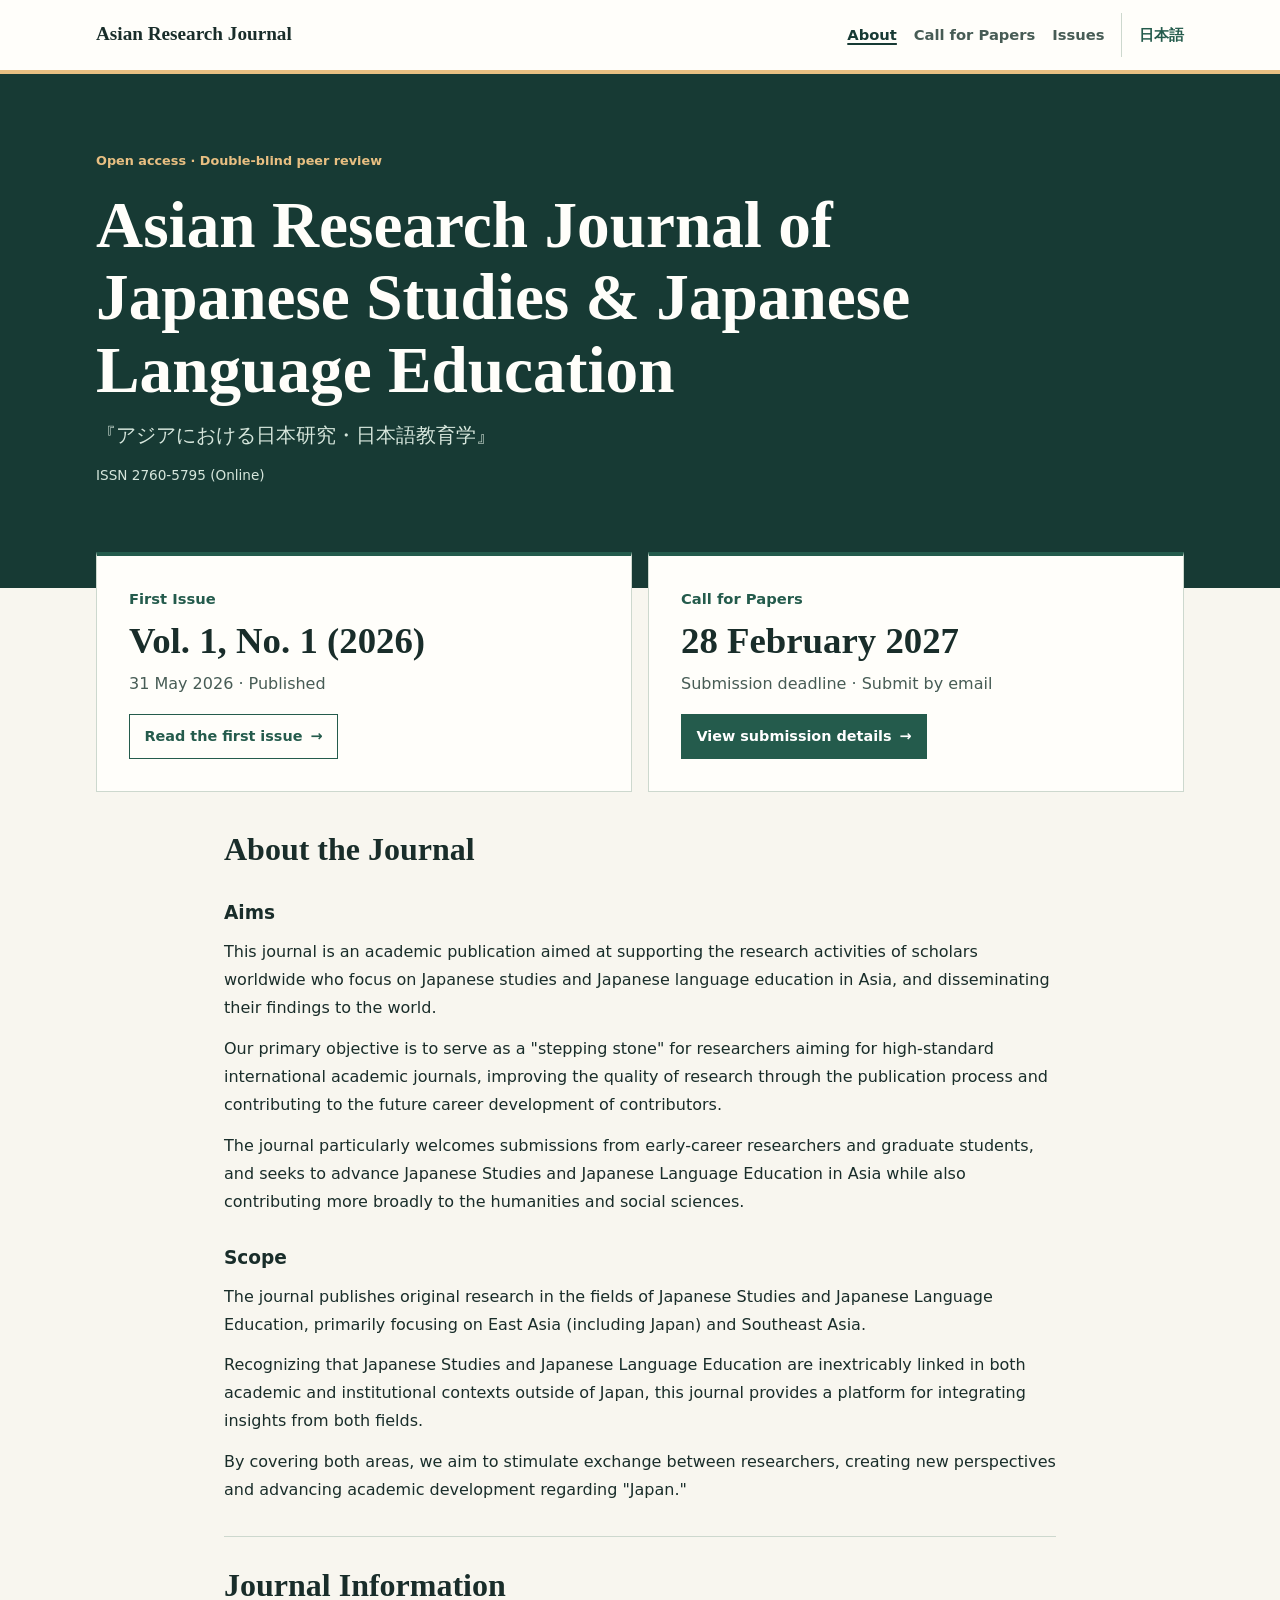
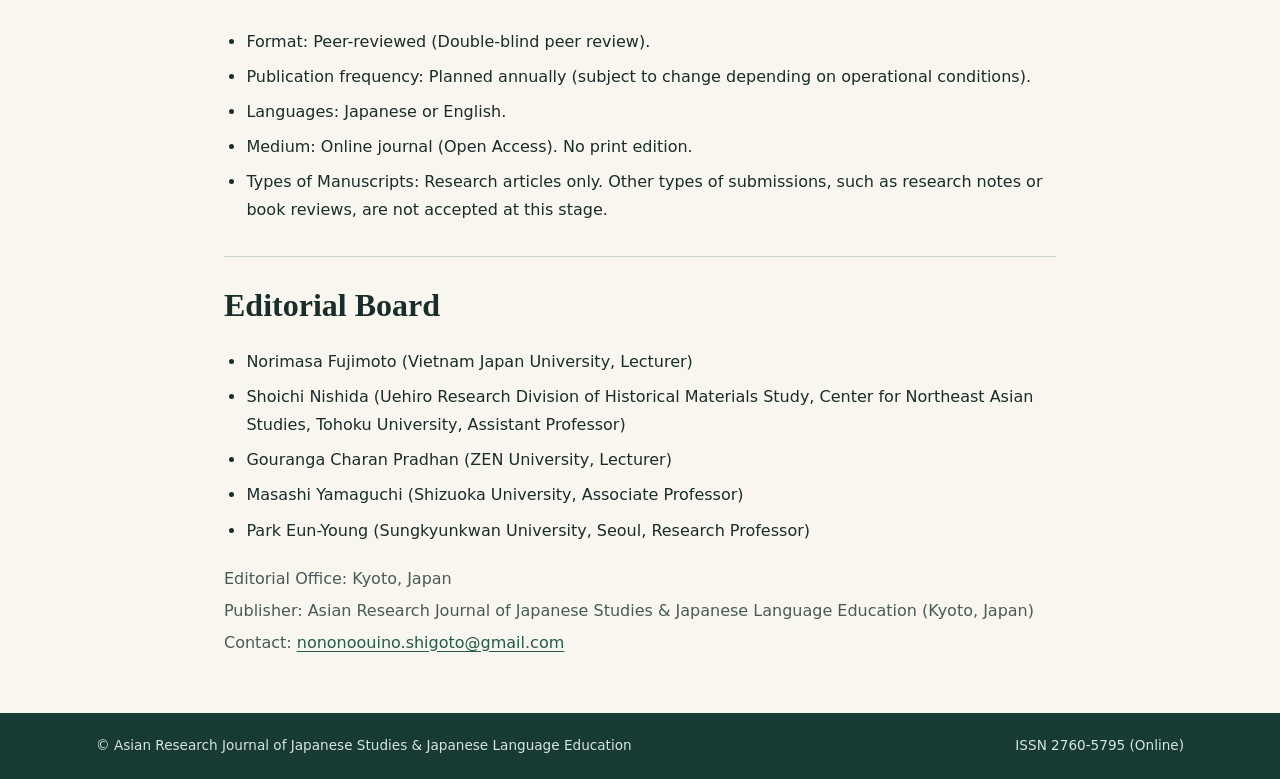
<file: index.html>
<!doctype html>
<html lang="en">
<head>
  <meta charset="utf-8">
  <meta name="viewport" content="width=device-width, initial-scale=1">
  <title>Asian Research Journal of Japanese Studies &amp; Japanese Language Education</title>
  <link rel="alternate" hreflang="ja" href="/jp.html">
  <link rel="stylesheet" href="/assets/journal.css">
</head>
<body>
  <a class="skip-link" href="#main">Skip to content</a>
  <header class="site-header">
    <div class="wrap header-inner">
      <a class="brand" href="/">Asian Research Journal</a>
      <nav aria-label="Main navigation">
        <a href="/" aria-current="page">About</a>
        <a href="/call-for-papers/">Call for Papers</a>
        <a href="/issues/">Issues</a>
        <a class="language" href="/jp.html" lang="ja" hreflang="ja">日本語</a>
      </nav>
    </div>
  </header>
  <main id="main">
    <div class="hero home-hero">
      <div class="wrap">
        <p class="eyebrow">Open access · Double-blind peer review</p>
        <h1>Asian Research Journal of Japanese Studies &amp; Japanese Language Education</h1>
        <p class="subtitle" lang="ja">『アジアにおける日本研究・日本語教育学』</p>
        <p class="hero-issn">ISSN 2760-5795 (Online)</p>
      </div>
    </div>
    <div class="wrap highlights">
      <section class="highlight">
        <h2>First Issue</h2>
        <p class="highlight-title">Vol. 1, No. 1 (2026)</p>
        <p><time datetime="2026-05-31">31 May 2026</time> · Published</p>
        <a class="button secondary" href="/issues/">Read the first issue <span aria-hidden="true">→</span></a>
      </section>
      <section class="highlight">
        <h2>Call for Papers</h2>
        <p class="highlight-title"><time datetime="2027-02-28">28 February 2027</time></p>
        <p>Submission deadline · Submit by email</p>
        <a class="button" href="/call-for-papers/">View submission details <span aria-hidden="true">→</span></a>
      </section>
    </div>
    <div class="wrap reading ">
      <section>
        <h2>About the Journal</h2>

        <h3>Aims</h3>
        <p>
          This journal is an academic publication aimed at supporting the research activities of scholars worldwide who focus on Japanese studies and Japanese language education in Asia, and disseminating their findings to the world.
        </p>

        <p>
          Our primary objective is to serve as a "stepping stone" for researchers aiming for high-standard international academic journals, improving the quality of research through the publication process and contributing to the future career development of contributors.
        </p>

        <p>
          The journal particularly welcomes submissions from early-career researchers and graduate students, and seeks to advance Japanese Studies and Japanese Language Education in Asia while also contributing more broadly to the humanities and social sciences.
        </p>

        <h3>Scope</h3>
        <p>
          The journal publishes original research in the fields of Japanese Studies and Japanese Language Education, primarily focusing on East Asia (including Japan) and Southeast Asia.
        </p>

        <p>
          Recognizing that Japanese Studies and Japanese Language Education are inextricably linked in both academic and institutional contexts outside of Japan, this journal provides a platform for integrating insights from both fields.
        </p>

        <p>
          By covering both areas, we aim to stimulate exchange between researchers, creating new perspectives and advancing academic development regarding "Japan."
        </p>
      </section>

      <section>
        <h2>Journal Information</h2>
        <ul>
          <li>Format: Peer-reviewed (Double-blind peer review).</li>
          <li>Publication frequency: Planned annually (subject to change depending on operational conditions).</li>
          <li>Languages: Japanese or English.</li>
          <li>Medium: Online journal (Open Access). No print edition.</li>
          <li>Types of Manuscripts: Research articles only. Other types of submissions, such as research notes or book reviews, are not accepted at this stage.</li>
        </ul>
      </section>

      <section>
        <h2>Editorial Board</h2>
        <ul>
          <li>Norimasa Fujimoto (Vietnam Japan University, Lecturer)</li>
          <li>Shoichi Nishida (Uehiro Research Division of Historical Materials Study, Center for Northeast Asian Studies, Tohoku University, Assistant Professor)</li>
          <li>Gouranga Charan Pradhan (ZEN University, Lecturer)</li>
          <li>Masashi Yamaguchi (Shizuoka University, Associate Professor)</li>
          <li>Park Eun-Young (Sungkyunkwan University, Seoul, Research Professor)</li>
        </ul>

        <div class="contact-info">
          <p>Editorial Office: Kyoto, Japan</p>
          <p>Publisher: Asian Research Journal of Japanese Studies &amp; Japanese Language Education (Kyoto, Japan)</p>
          <p>Contact: <a href="mailto:nononoouino.shigoto@gmail.com">nononoouino.shigoto@gmail.com</a></p>
        </div>
      </section>
    </div>
  </main>
  <footer class="site-footer">
    <div class="wrap footer-inner">
      <p>© Asian Research Journal of Japanese Studies &amp; Japanese Language Education</p>
      <p>ISSN 2760-5795 (Online)</p>
    </div>
  </footer>
</body>
</html>
</file>
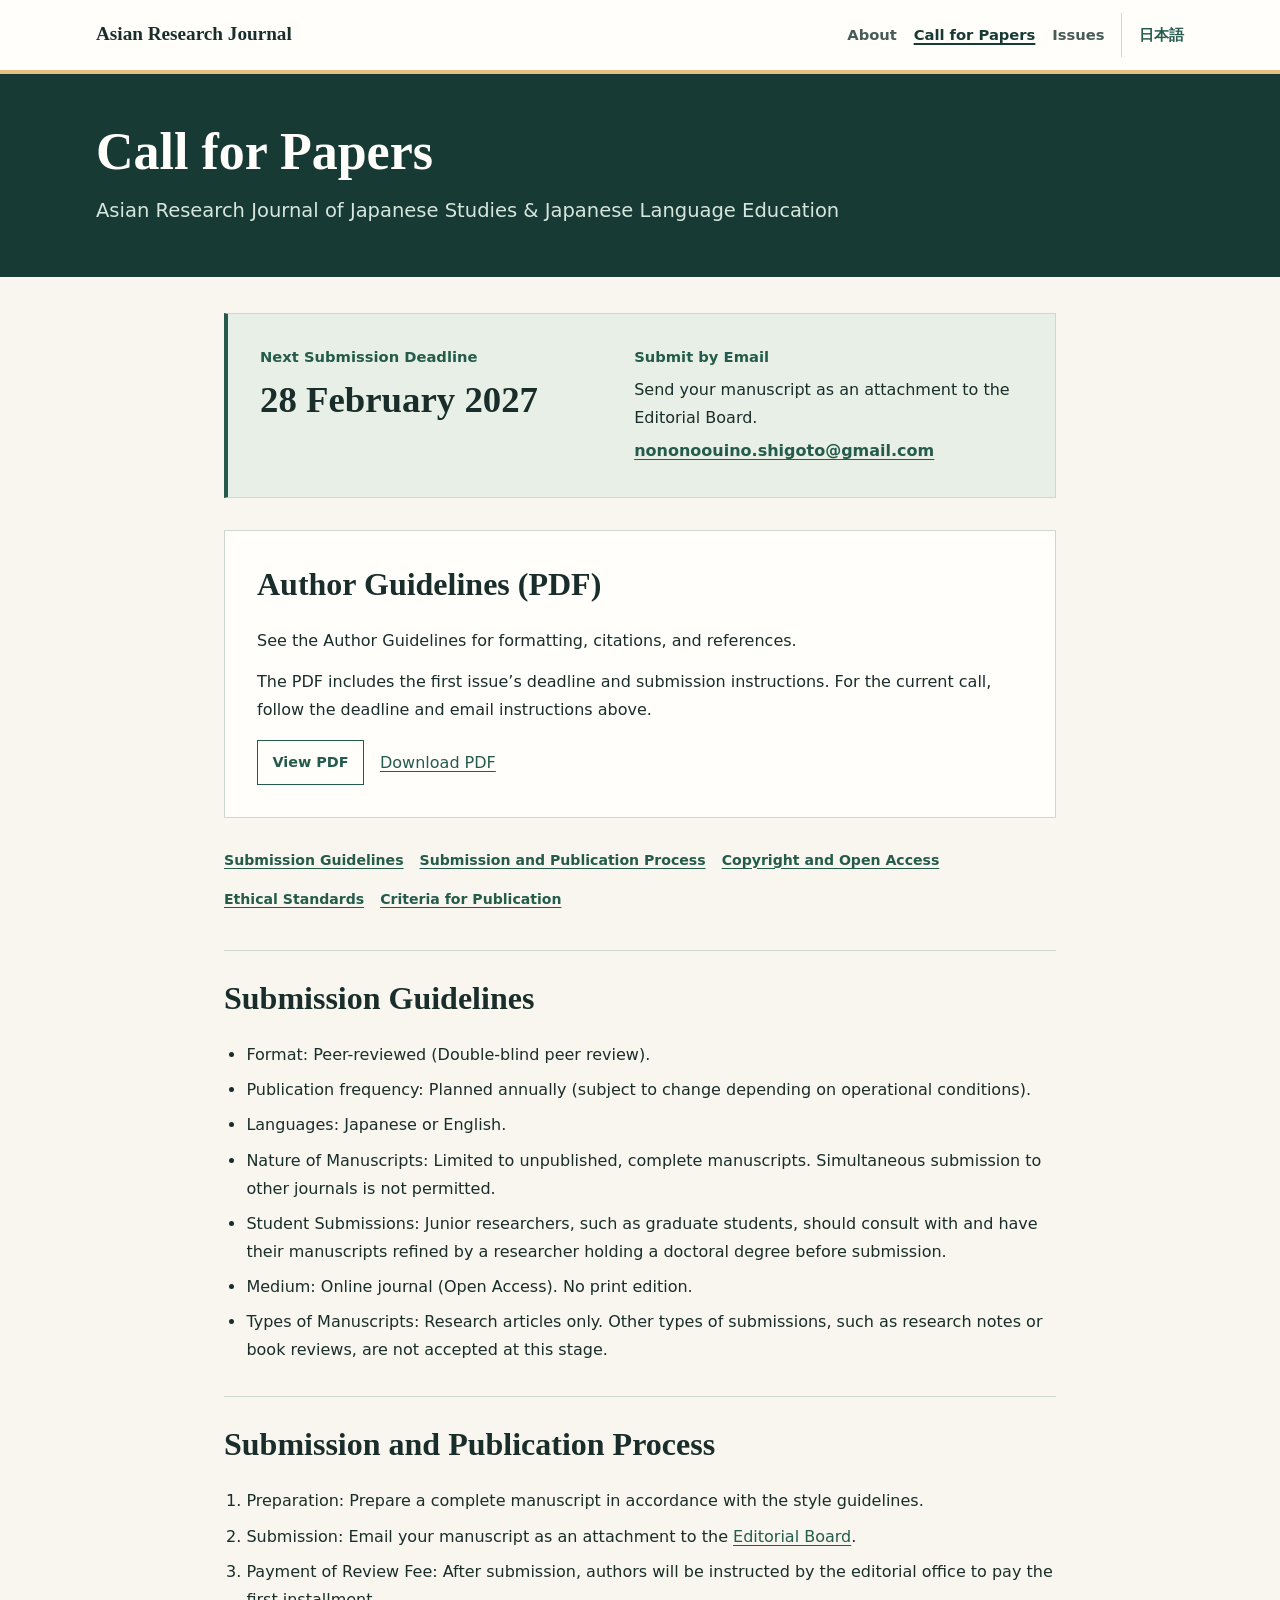
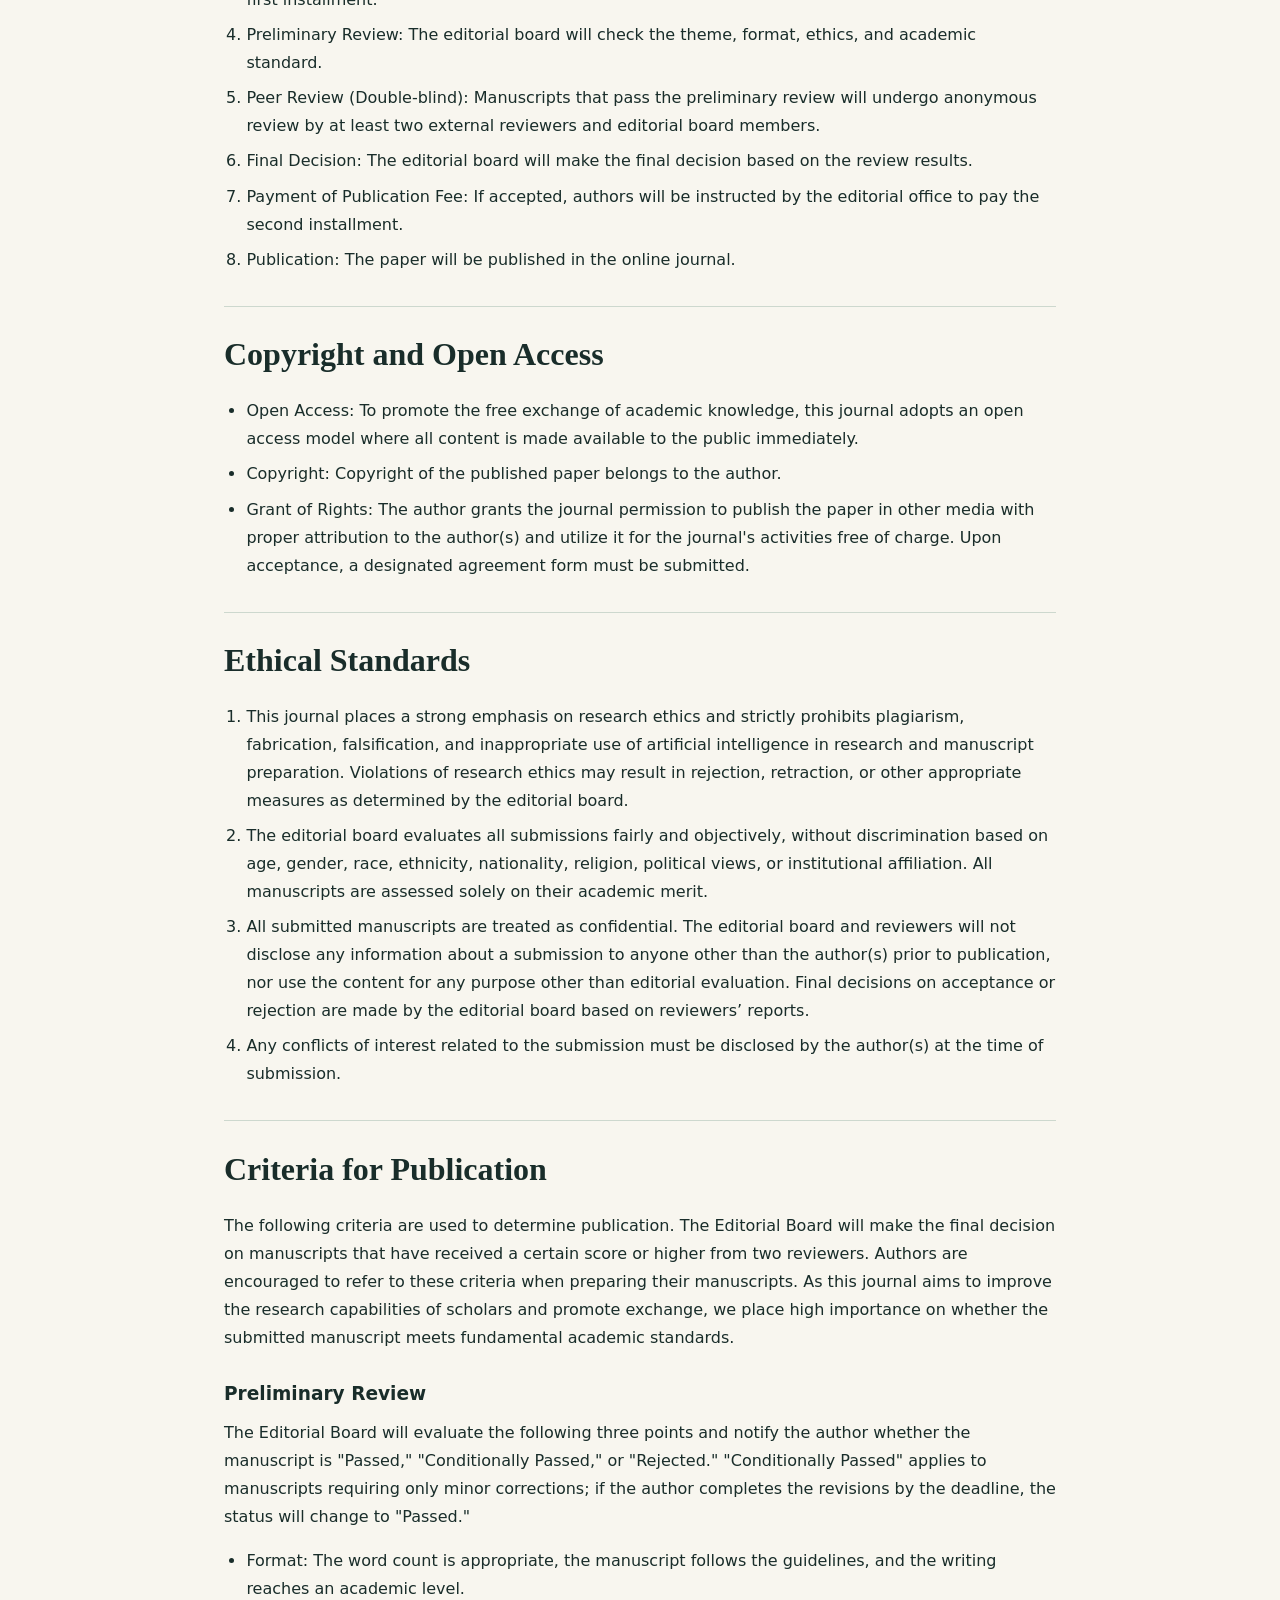
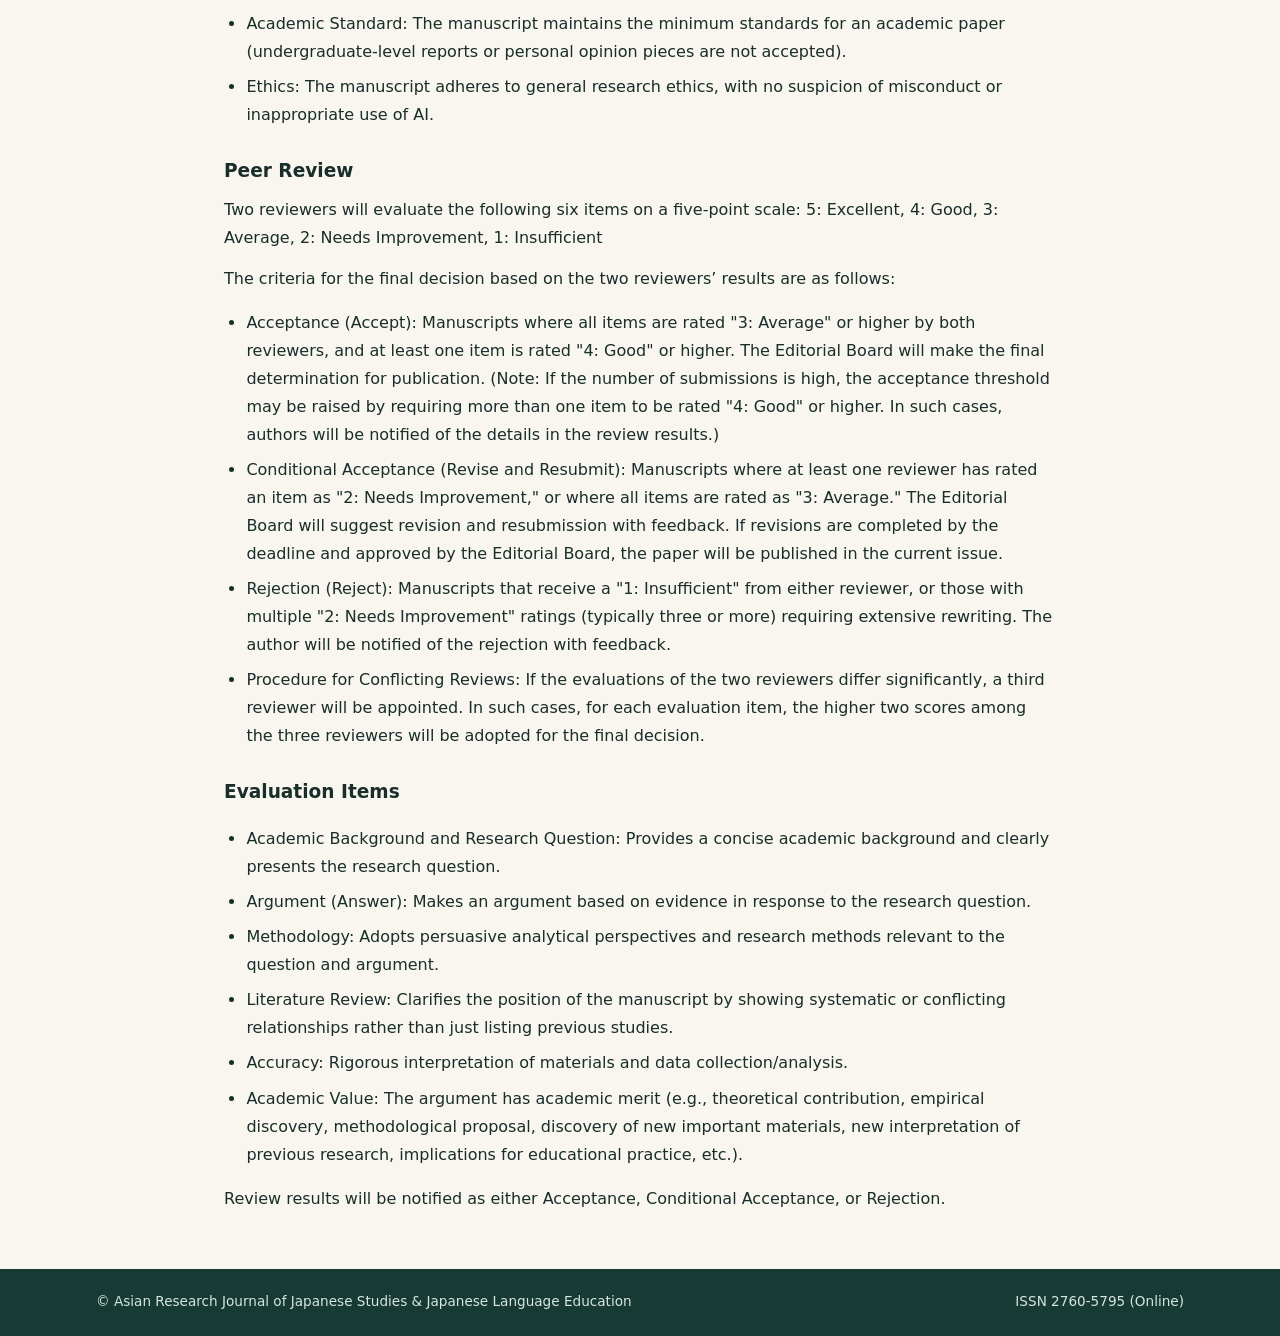
<file: call-for-papers/index.html>
<!doctype html>
<html lang="en">
<head>
  <meta charset="utf-8">
  <meta name="viewport" content="width=device-width, initial-scale=1">
  <title>Call for Papers | Asian Research Journal of Japanese Studies &amp; Japanese Language Education</title>
  <link rel="alternate" hreflang="ja" href="/ja/call-for-papers/">
  <link rel="stylesheet" href="/assets/journal.css">
</head>
<body>
  <a class="skip-link" href="#main">Skip to content</a>
  <header class="site-header">
    <div class="wrap header-inner">
      <a class="brand" href="/">Asian Research Journal</a>
      <nav aria-label="Main navigation">
        <a href="/">About</a>
        <a href="/call-for-papers/" aria-current="page">Call for Papers</a>
        <a href="/issues/">Issues</a>
        <a class="language" href="/ja/call-for-papers/" lang="ja" hreflang="ja">日本語</a>
      </nav>
    </div>
  </header>
  <main id="main">
    <div class="hero page-hero">
      <div class="wrap">
        <h1>Call for Papers</h1>
        <p class="subtitle">Asian Research Journal of Japanese Studies &amp; Japanese Language Education</p>
      </div>
    </div>
    <div class="wrap reading ">
      <section class="submission" aria-labelledby="submission-title">
        <div>
          <h2 id="submission-title">Next Submission Deadline</h2>
          <p class="deadline"><time datetime="2027-02-28">28 February 2027</time></p>
        </div>
        <div>
          <h2>Submit by Email</h2>
          <p>Send your manuscript as an attachment to the Editorial Board.</p>
          <a class="email" href="mailto:nononoouino.shigoto@gmail.com">nononoouino.shigoto@gmail.com</a>
        </div>
      </section>
      <section id="guidelines" class="guidelines">
        <h2>Author Guidelines (PDF)</h2>
        <p>See the Author Guidelines for formatting, citations, and references.</p>
        <p>The PDF includes the first issue’s deadline and submission instructions. For the current call, follow the deadline and email instructions above.</p>
        <div class="actions">
          <a class="button secondary" href="https://drive.google.com/file/d/166i1WCWfIOs3FtMdOVPNxr4qoM4DHRQx/view?usp=sharing">View PDF</a>
          <a href="https://drive.google.com/uc?export=download&amp;id=166i1WCWfIOs3FtMdOVPNxr4qoM4DHRQx">Download PDF</a>
        </div>
      </section>
      <nav class="contents" aria-label="On this page">
        <ul>
          <li><a href="#requirements">Submission Guidelines</a></li>
          <li><a href="#process">Submission and Publication Process</a></li>
          <li><a href="#copyright">Copyright and Open Access</a></li>
          <li><a href="#ethics">Ethical Standards</a></li>
          <li><a href="#criteria">Criteria for Publication</a></li>
        </ul>
      </nav>
      <section id="requirements">
        <h2>Submission Guidelines</h2>
        <ul>
          <li>Format: Peer-reviewed (Double-blind peer review).</li>
          <li>Publication frequency: Planned annually (subject to change depending on operational conditions).</li>
          <li>Languages: Japanese or English.</li>
          <li>Nature of Manuscripts: Limited to unpublished, complete manuscripts. Simultaneous submission to other journals is not permitted.</li>
          <li>Student Submissions: Junior researchers, such as graduate students, should consult with and have their manuscripts refined by a researcher holding a doctoral degree before submission.</li>
          <li>Medium: Online journal (Open Access). No print edition.</li>
          <li>Types of Manuscripts: Research articles only. Other types of submissions, such as research notes or book reviews, are not accepted at this stage.</li>
        </ul>
      </section>

      <section id="process">
        <h2>Submission and Publication Process</h2>
        <ol>
          <li>Preparation: Prepare a complete manuscript in accordance with the style guidelines.</li>
          <li>Submission: Email your manuscript as an attachment to the <a href="mailto:nononoouino.shigoto@gmail.com">Editorial Board</a>.</li>
          <li>Payment of Review Fee: After submission, authors will be instructed by the editorial office to pay the first installment.</li>
          <li>Preliminary Review: The editorial board will check the theme, format, ethics, and academic standard.</li>
          <li>Peer Review (Double-blind): Manuscripts that pass the preliminary review will undergo anonymous review by at least two external reviewers and editorial board members.</li>
          <li>Final Decision: The editorial board will make the final decision based on the review results.</li>
          <li>Payment of Publication Fee: If accepted, authors will be instructed by the editorial office to pay the second installment.</li>
          <li>Publication: The paper will be published in the online journal.</li>
        </ol>
      </section>

      <section id="copyright">
        <h2>Copyright and Open Access</h2>
        <ul>
          <li>
            Open Access: To promote the free exchange of academic knowledge, this journal adopts an open access model where all content is made available to the public immediately.
          </li>
          <li>
            Copyright: Copyright of the published paper belongs to the author.
          </li>
          <li>
            Grant of Rights: The author grants the journal permission to publish the paper in other media with proper attribution to the author(s) and utilize it for the journal's activities free of charge. Upon acceptance, a designated agreement form must be submitted.
          </li>
        </ul>
      </section>

      <section id="ethics">
        <h2>Ethical Standards</h2>
        <ol>
          <li>This journal places a strong emphasis on research ethics and strictly prohibits plagiarism, fabrication, falsification, and inappropriate use of artificial intelligence in research and manuscript preparation. Violations of research ethics may result in rejection, retraction, or other appropriate measures as determined by the editorial board.</li>
          <li>The editorial board evaluates all submissions fairly and objectively, without discrimination based on age, gender, race, ethnicity, nationality, religion, political views, or institutional affiliation. All manuscripts are assessed solely on their academic merit.</li>
          <li>All submitted manuscripts are treated as confidential. The editorial board and reviewers will not disclose any information about a submission to anyone other than the author(s) prior to publication, nor use the content for any purpose other than editorial evaluation. Final decisions on acceptance or rejection are made by the editorial board based on reviewers’ reports.</li>
          <li>Any conflicts of interest related to the submission must be disclosed by the author(s) at the time of submission.</li>
        </ol>
      </section>

      <section id="criteria">
        <h2>Criteria for Publication</h2>

        <p>
          The following criteria are used to determine publication. The Editorial Board will make the final decision on manuscripts that have received a certain score or higher from two reviewers. Authors are encouraged to refer to these criteria when preparing their manuscripts. As this journal aims to improve the research capabilities of scholars and promote exchange, we place high importance on whether the submitted manuscript meets fundamental academic standards.
        </p>

        <h3>Preliminary Review</h3>
        <p>
          The Editorial Board will evaluate the following three points and notify the author whether the manuscript is "Passed," "Conditionally Passed," or "Rejected." "Conditionally Passed" applies to manuscripts requiring only minor corrections; if the author completes the revisions by the deadline, the status will change to "Passed."
        </p>
        <ul>
          <li>Format: The word count is appropriate, the manuscript follows the guidelines, and the writing reaches an academic level.</li>
          <li>Academic Standard: The manuscript maintains the minimum standards for an academic paper (undergraduate-level reports or personal opinion pieces are not accepted).</li>
          <li>Ethics: The manuscript adheres to general research ethics, with no suspicion of misconduct or inappropriate use of AI.</li>
        </ul>

        <h3>Peer Review</h3>
        <p>
          Two reviewers will evaluate the following six items on a five-point scale:
          5: Excellent, 4: Good, 3: Average, 2: Needs Improvement, 1: Insufficient
        </p>

        <p>
          The criteria for the final decision based on the two reviewers’ results are as follows:
        </p>
        <ul>
          <li>
            Acceptance (Accept): Manuscripts where all items are rated "3: Average" or higher by both reviewers, and at least one item is rated "4: Good" or higher. The Editorial Board will make the final determination for publication.
            (Note: If the number of submissions is high, the acceptance threshold may be raised by requiring more than one item to be rated "4: Good" or higher. In such cases, authors will be notified of the details in the review results.)
          </li>
          <li>
            Conditional Acceptance (Revise and Resubmit): Manuscripts where at least one reviewer has rated an item as "2: Needs Improvement," or where all items are rated as "3: Average." The Editorial Board will suggest revision and resubmission with feedback. If revisions are completed by the deadline and approved by the Editorial Board, the paper will be published in the current issue.
          </li>
          <li>
            Rejection (Reject): Manuscripts that receive a "1: Insufficient" from either reviewer, or those with multiple "2: Needs Improvement" ratings (typically three or more) requiring extensive rewriting. The author will be notified of the rejection with feedback.
          </li>
          <li>
            Procedure for Conflicting Reviews: If the evaluations of the two reviewers differ significantly, a third reviewer will be appointed. In such cases, for each evaluation item, the higher two scores among the three reviewers will be adopted for the final decision.
          </li>
        </ul>

        <h3>Evaluation Items</h3>
        <ul>
          <li>Academic Background and Research Question: Provides a concise academic background and clearly presents the research question.</li>
          <li>Argument (Answer): Makes an argument based on evidence in response to the research question.</li>
          <li>Methodology: Adopts persuasive analytical perspectives and research methods relevant to the question and argument.</li>
          <li>Literature Review: Clarifies the position of the manuscript by showing systematic or conflicting relationships rather than just listing previous studies.</li>
          <li>Accuracy: Rigorous interpretation of materials and data collection/analysis.</li>
          <li>Academic Value: The argument has academic merit (e.g., theoretical contribution, empirical discovery, methodological proposal, discovery of new important materials, new interpretation of previous research, implications for educational practice, etc.).</li>
        </ul>

        <p>
          Review results will be notified as either Acceptance, Conditional Acceptance, or Rejection.
        </p>
      </section>
    </div>
  </main>
  <footer class="site-footer">
    <div class="wrap footer-inner">
      <p>© Asian Research Journal of Japanese Studies &amp; Japanese Language Education</p>
      <p>ISSN 2760-5795 (Online)</p>
    </div>
  </footer>
</body>
</html>
</file>
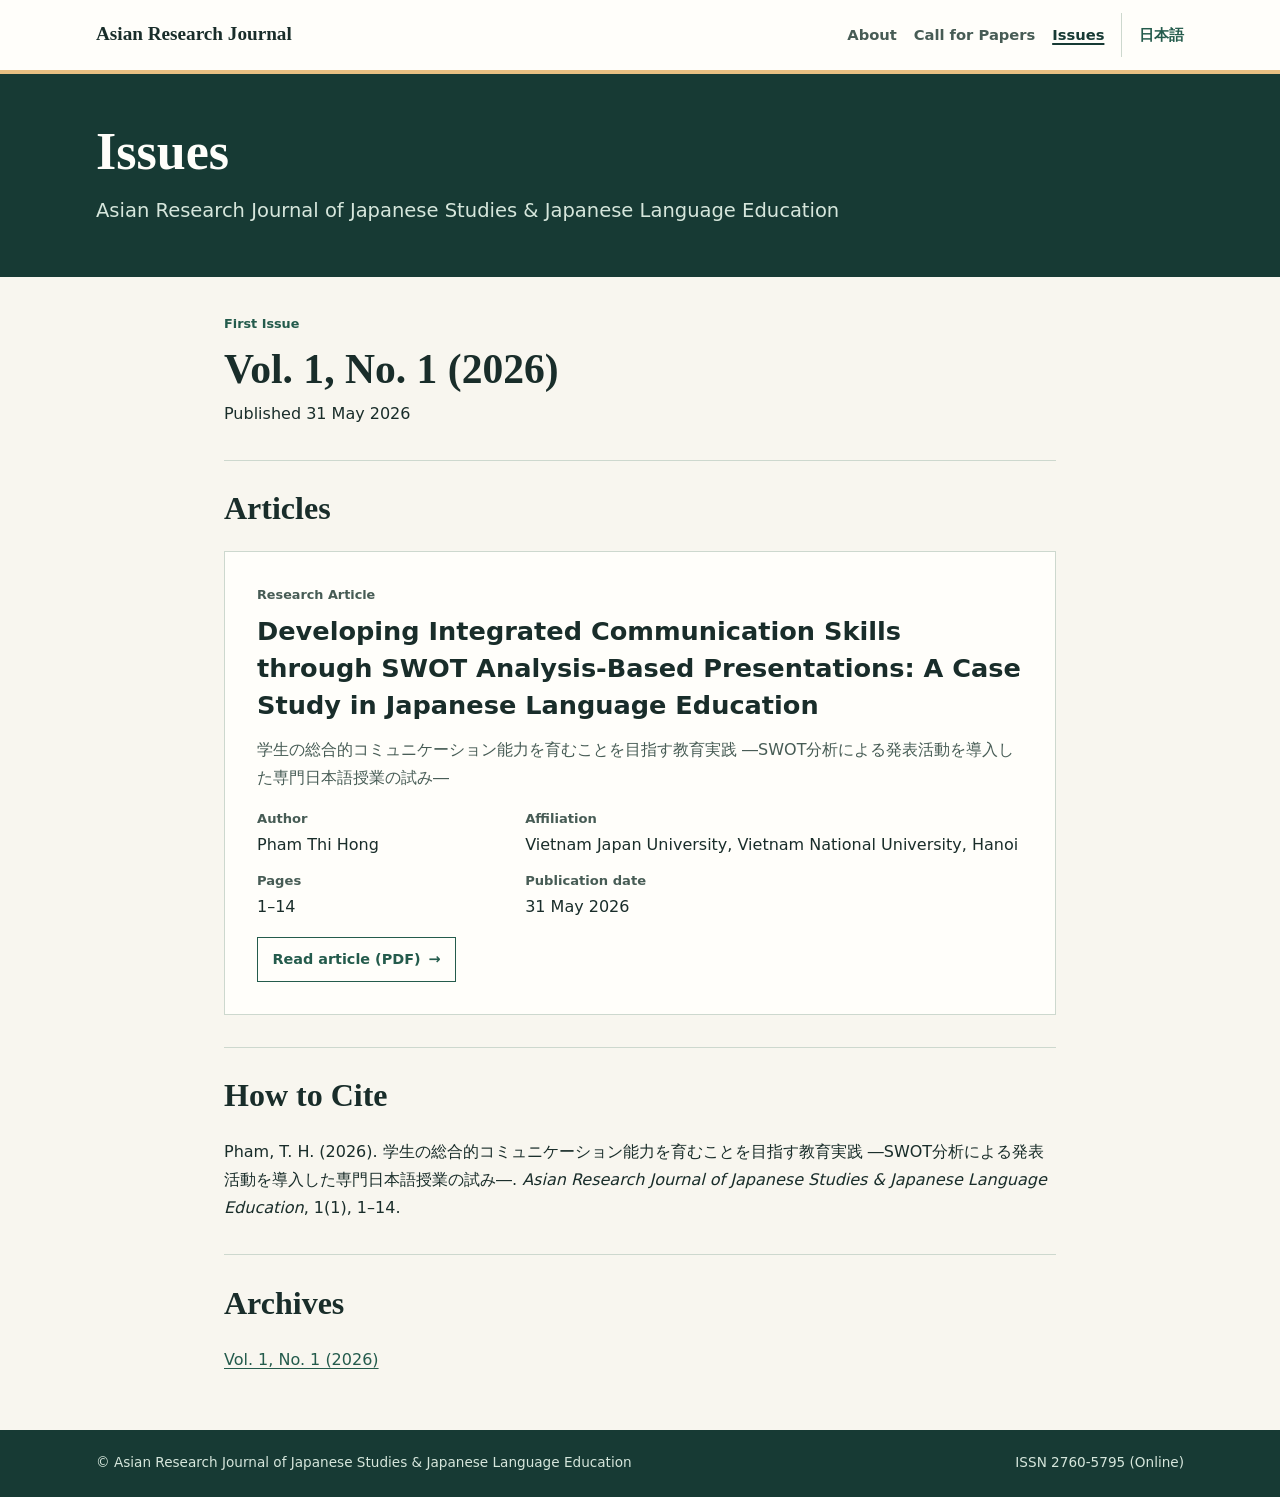
<file: issues/index.html>
<!doctype html>
<html lang="en">
<head>
  <meta charset="utf-8">
  <meta name="viewport" content="width=device-width, initial-scale=1">
  <title>Issues | Asian Research Journal of Japanese Studies &amp; Japanese Language Education</title>
  <link rel="alternate" hreflang="ja" href="/ja/issues/">
  <link rel="stylesheet" href="/assets/journal.css">
</head>
<body>
  <a class="skip-link" href="#main">Skip to content</a>
  <header class="site-header">
    <div class="wrap header-inner">
      <a class="brand" href="/">Asian Research Journal</a>
      <nav aria-label="Main navigation">
        <a href="/">About</a>
        <a href="/call-for-papers/">Call for Papers</a>
        <a href="/issues/" aria-current="page">Issues</a>
        <a class="language" href="/ja/issues/" lang="ja" hreflang="ja">日本語</a>
      </nav>
    </div>
  </header>
  <main id="main">
    <div class="hero page-hero">
      <div class="wrap">
        <h1>Issues</h1>
        <p class="subtitle">Asian Research Journal of Japanese Studies &amp; Japanese Language Education</p>
      </div>
    </div>
    <div class="wrap reading">
      <section id="vol-1-no-1" class="issue">
        <p class="eyebrow">First Issue</p>
        <h2>Vol. 1, No. 1 (2026)</h2>
        <p>Published <time datetime="2026-05-31">31 May 2026</time></p>
      </section>
      <section>
        <h2>Articles</h2>
        <article class="article">
          <p class="eyebrow">Research Article</p>
          <h3 lang="en">Developing Integrated Communication Skills through SWOT Analysis-Based Presentations: A Case Study in Japanese Language Education</h3>
          <p lang="ja">学生の総合的コミュニケーション能力を育むことを目指す教育実践 ―SWOT分析による発表活動を導入した専門日本語授業の試み―</p>
          <dl class="article-details">
            <div><dt>Author</dt><dd>Pham Thi Hong</dd></div>
            <div><dt>Affiliation</dt><dd>Vietnam Japan University, Vietnam National University, Hanoi</dd></div>
            <div><dt>Pages</dt><dd>1–14</dd></div>
            <div><dt>Publication date</dt><dd><time datetime="2026-05-31">31 May 2026</time></dd></div>
          </dl>
          <a class="button secondary" href="/files/vol1/vol1-article01-pham-thi-hong.pdf">Read article (PDF) <span aria-hidden="true">→</span></a>
        </article>
      </section>
      <section>
        <h2>How to Cite</h2>
        <p>Pham, T. H. (2026). <span lang="ja">学生の総合的コミュニケーション能力を育むことを目指す教育実践 ―SWOT分析による発表活動を導入した専門日本語授業の試み―</span>. <cite lang="en">Asian Research Journal of Japanese Studies &amp; Japanese Language Education</cite>, 1(1), 1–14.</p>
      </section>
      <section>
        <h2>Archives</h2>
        <p><a href="#vol-1-no-1">Vol. 1, No. 1 (2026)</a></p>
      </section>
    </div>
  </main>
  <footer class="site-footer">
    <div class="wrap footer-inner">
      <p>© Asian Research Journal of Japanese Studies &amp; Japanese Language Education</p>
      <p>ISSN 2760-5795 (Online)</p>
    </div>
  </footer>
</body>
</html>
</file>
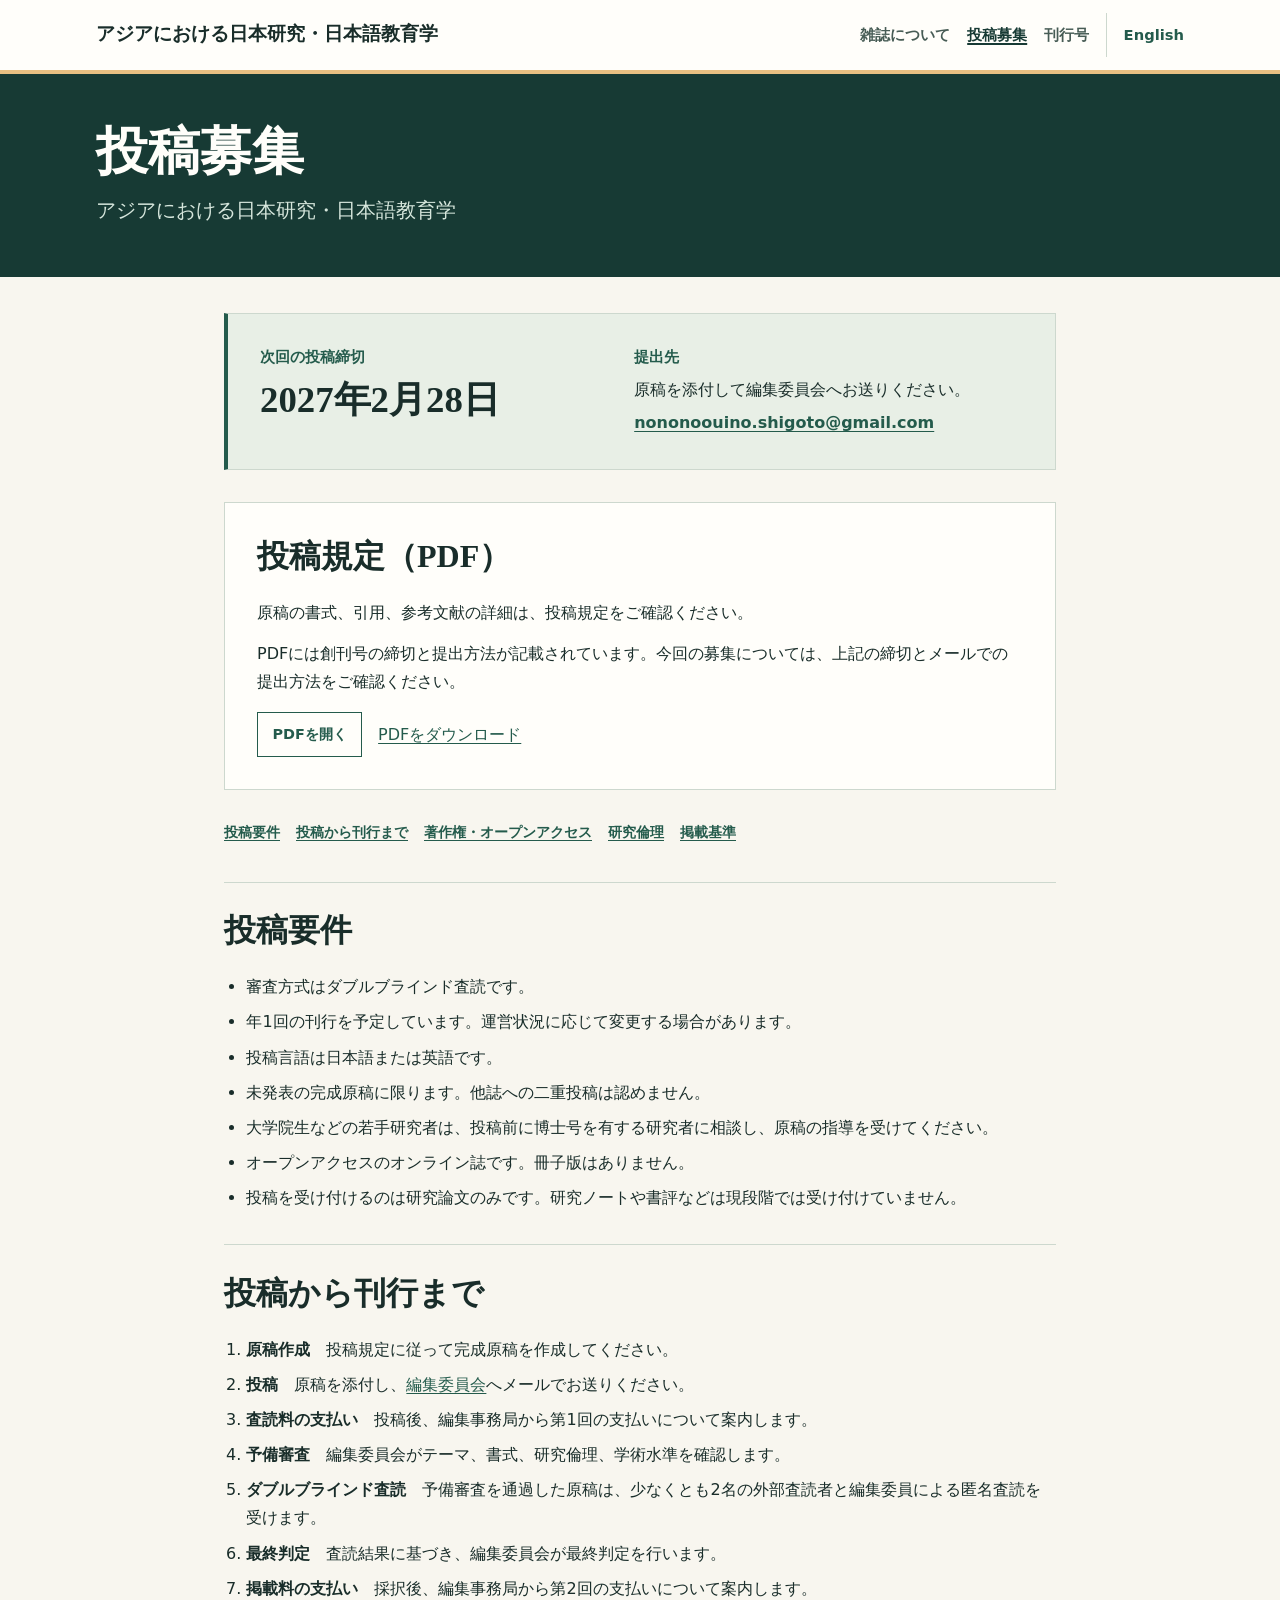
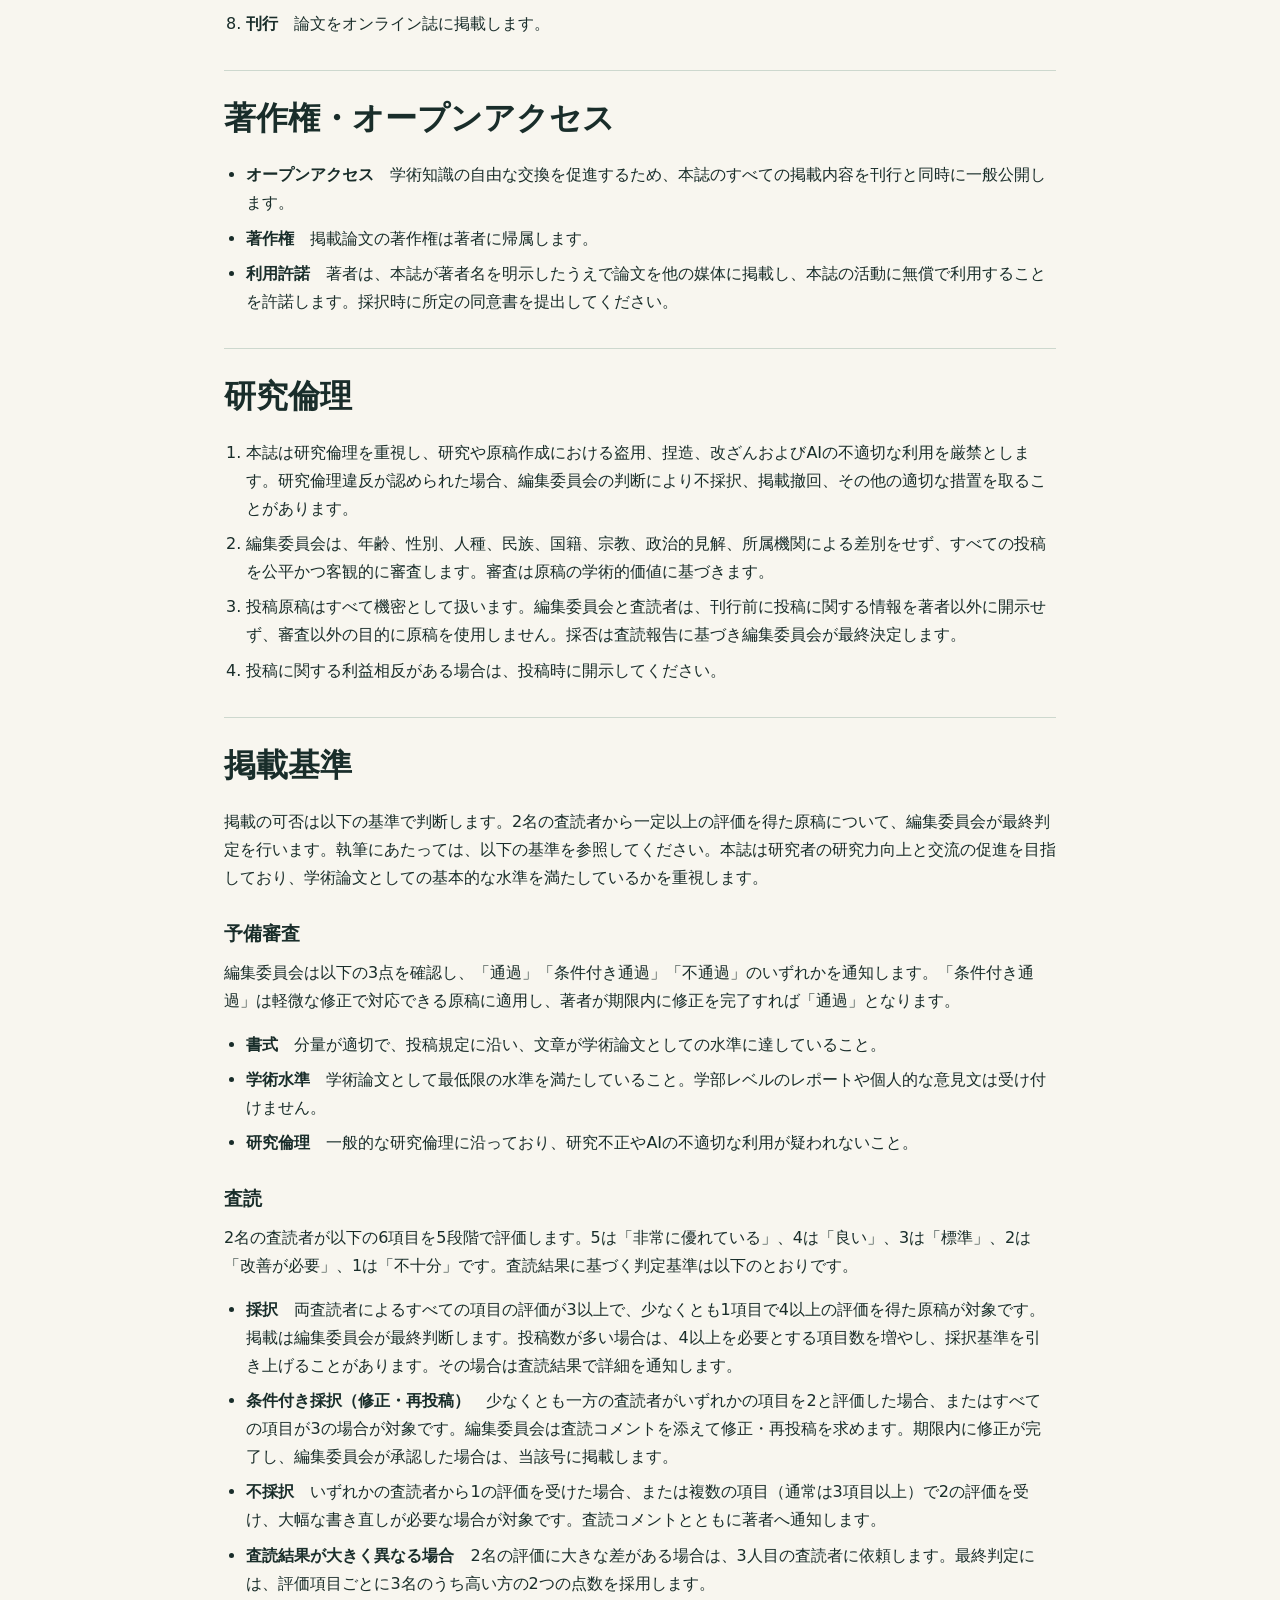
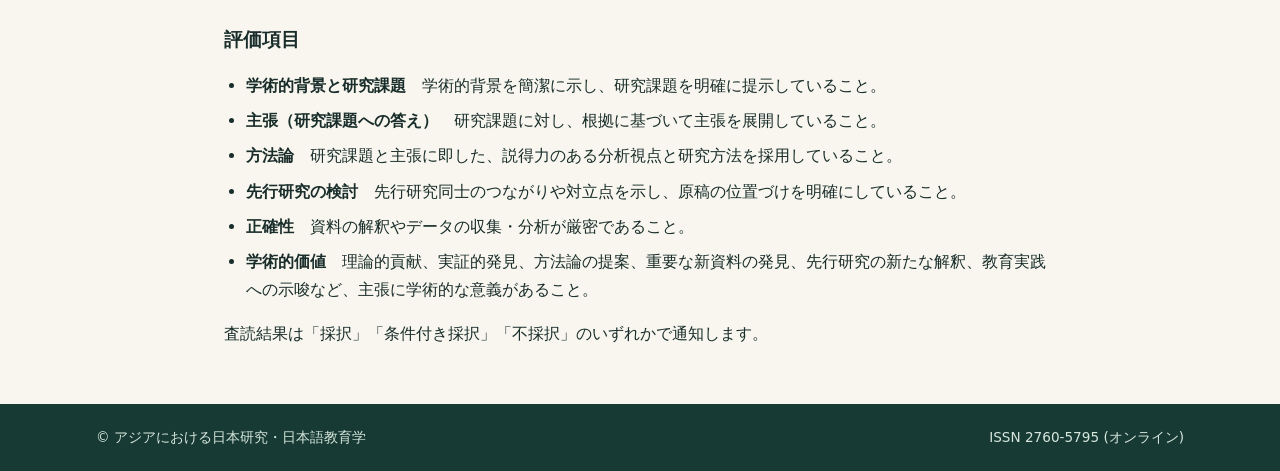
<file: ja/call-for-papers/index.html>
<!doctype html>
<html lang="ja">
<head>
  <meta charset="utf-8">
  <meta name="viewport" content="width=device-width, initial-scale=1">
  <title>投稿募集 | アジアにおける日本研究・日本語教育学</title>
  <link rel="alternate" hreflang="en" href="/call-for-papers/">
  <link rel="stylesheet" href="/assets/journal.css">
</head>
<body>
  <a class="skip-link" href="#main">本文へ移動</a>
  <header class="site-header">
    <div class="wrap header-inner">
      <a class="brand" href="/jp.html">アジアにおける日本研究・日本語教育学</a>
      <nav aria-label="メインメニュー">
        <a href="/jp.html">雑誌について</a>
        <a href="/ja/call-for-papers/" aria-current="page">投稿募集</a>
        <a href="/ja/issues/">刊行号</a>
        <a class="language" href="/call-for-papers/" lang="en" hreflang="en">English</a>
      </nav>
    </div>
  </header>
  <main id="main">
    <div class="hero page-hero">
      <div class="wrap">
        <h1>投稿募集</h1>
        <p class="subtitle">アジアにおける日本研究・日本語教育学</p>
      </div>
    </div>
    <div class="wrap reading">
      <section class="submission" aria-labelledby="submission-title">
        <div>
          <h2 id="submission-title">次回の投稿締切</h2>
          <p class="deadline"><time datetime="2027-02-28">2027年2月28日</time></p>
        </div>
        <div>
          <h2>提出先</h2>
          <p>原稿を添付して編集委員会へお送りください。</p>
          <a class="email" href="mailto:nononoouino.shigoto@gmail.com">nononoouino.shigoto@gmail.com</a>
        </div>
      </section>
      <section id="guidelines" class="guidelines">
        <h2>投稿規定（PDF）</h2>
        <p>原稿の書式、引用、参考文献の詳細は、投稿規定をご確認ください。</p>
        <p>PDFには創刊号の締切と提出方法が記載されています。今回の募集については、上記の締切とメールでの提出方法をご確認ください。</p>
        <div class="actions">
          <a class="button secondary" href="https://drive.google.com/file/d/166i1WCWfIOs3FtMdOVPNxr4qoM4DHRQx/view?usp=sharing">PDFを開く</a>
          <a href="https://drive.google.com/uc?export=download&amp;id=166i1WCWfIOs3FtMdOVPNxr4qoM4DHRQx">PDFをダウンロード</a>
        </div>
      </section>
      <nav class="contents" aria-label="ページ内メニュー">
        <ul>
          <li><a href="#requirements">投稿要件</a></li>
          <li><a href="#process">投稿から刊行まで</a></li>
          <li><a href="#copyright">著作権・オープンアクセス</a></li>
          <li><a href="#ethics">研究倫理</a></li>
          <li><a href="#criteria">掲載基準</a></li>
        </ul>
      </nav>
      <section id="requirements">
        <h2>投稿要件</h2>
        <ul>
          <li>審査方式はダブルブラインド査読です。</li>
          <li>年1回の刊行を予定しています。運営状況に応じて変更する場合があります。</li>
          <li>投稿言語は日本語または英語です。</li>
          <li>未発表の完成原稿に限ります。他誌への二重投稿は認めません。</li>
          <li>大学院生などの若手研究者は、投稿前に博士号を有する研究者に相談し、原稿の指導を受けてください。</li>
          <li>オープンアクセスのオンライン誌です。冊子版はありません。</li>
          <li>投稿を受け付けるのは研究論文のみです。研究ノートや書評などは現段階では受け付けていません。</li>
        </ul>
      </section>
      <section id="process">
        <h2>投稿から刊行まで</h2>
        <ol>
          <li><strong>原稿作成</strong>　投稿規定に従って完成原稿を作成してください。</li>
          <li><strong>投稿</strong>　原稿を添付し、<a href="mailto:nononoouino.shigoto@gmail.com">編集委員会</a>へメールでお送りください。</li>
          <li><strong>査読料の支払い</strong>　投稿後、編集事務局から第1回の支払いについて案内します。</li>
          <li><strong>予備審査</strong>　編集委員会がテーマ、書式、研究倫理、学術水準を確認します。</li>
          <li><strong>ダブルブラインド査読</strong>　予備審査を通過した原稿は、少なくとも2名の外部査読者と編集委員による匿名査読を受けます。</li>
          <li><strong>最終判定</strong>　査読結果に基づき、編集委員会が最終判定を行います。</li>
          <li><strong>掲載料の支払い</strong>　採択後、編集事務局から第2回の支払いについて案内します。</li>
          <li><strong>刊行</strong>　論文をオンライン誌に掲載します。</li>
        </ol>
      </section>
      <section id="copyright">
        <h2>著作権・オープンアクセス</h2>
        <ul>
          <li><strong>オープンアクセス</strong>　学術知識の自由な交換を促進するため、本誌のすべての掲載内容を刊行と同時に一般公開します。</li>
          <li><strong>著作権</strong>　掲載論文の著作権は著者に帰属します。</li>
          <li><strong>利用許諾</strong>　著者は、本誌が著者名を明示したうえで論文を他の媒体に掲載し、本誌の活動に無償で利用することを許諾します。採択時に所定の同意書を提出してください。</li>
        </ul>
      </section>
      <section id="ethics">
        <h2>研究倫理</h2>
        <ol>
          <li>本誌は研究倫理を重視し、研究や原稿作成における盗用、捏造、改ざんおよびAIの不適切な利用を厳禁とします。研究倫理違反が認められた場合、編集委員会の判断により不採択、掲載撤回、その他の適切な措置を取ることがあります。</li>
          <li>編集委員会は、年齢、性別、人種、民族、国籍、宗教、政治的見解、所属機関による差別をせず、すべての投稿を公平かつ客観的に審査します。審査は原稿の学術的価値に基づきます。</li>
          <li>投稿原稿はすべて機密として扱います。編集委員会と査読者は、刊行前に投稿に関する情報を著者以外に開示せず、審査以外の目的に原稿を使用しません。採否は査読報告に基づき編集委員会が最終決定します。</li>
          <li>投稿に関する利益相反がある場合は、投稿時に開示してください。</li>
        </ol>
      </section>
      <section id="criteria">
        <h2>掲載基準</h2>
        <p>掲載の可否は以下の基準で判断します。2名の査読者から一定以上の評価を得た原稿について、編集委員会が最終判定を行います。執筆にあたっては、以下の基準を参照してください。本誌は研究者の研究力向上と交流の促進を目指しており、学術論文としての基本的な水準を満たしているかを重視します。</p>
        <h3>予備審査</h3>
        <p>編集委員会は以下の3点を確認し、「通過」「条件付き通過」「不通過」のいずれかを通知します。「条件付き通過」は軽微な修正で対応できる原稿に適用し、著者が期限内に修正を完了すれば「通過」となります。</p>
        <ul>
          <li><strong>書式</strong>　分量が適切で、投稿規定に沿い、文章が学術論文としての水準に達していること。</li>
          <li><strong>学術水準</strong>　学術論文として最低限の水準を満たしていること。学部レベルのレポートや個人的な意見文は受け付けません。</li>
          <li><strong>研究倫理</strong>　一般的な研究倫理に沿っており、研究不正やAIの不適切な利用が疑われないこと。</li>
        </ul>
        <h3>査読</h3>
        <p>2名の査読者が以下の6項目を5段階で評価します。5は「非常に優れている」、4は「良い」、3は「標準」、2は「改善が必要」、1は「不十分」です。査読結果に基づく判定基準は以下のとおりです。</p>
        <ul>
          <li><strong>採択</strong>　両査読者によるすべての項目の評価が3以上で、少なくとも1項目で4以上の評価を得た原稿が対象です。掲載は編集委員会が最終判断します。投稿数が多い場合は、4以上を必要とする項目数を増やし、採択基準を引き上げることがあります。その場合は査読結果で詳細を通知します。</li>
          <li><strong>条件付き採択（修正・再投稿）</strong>　少なくとも一方の査読者がいずれかの項目を2と評価した場合、またはすべての項目が3の場合が対象です。編集委員会は査読コメントを添えて修正・再投稿を求めます。期限内に修正が完了し、編集委員会が承認した場合は、当該号に掲載します。</li>
          <li><strong>不採択</strong>　いずれかの査読者から1の評価を受けた場合、または複数の項目（通常は3項目以上）で2の評価を受け、大幅な書き直しが必要な場合が対象です。査読コメントとともに著者へ通知します。</li>
          <li><strong>査読結果が大きく異なる場合</strong>　2名の評価に大きな差がある場合は、3人目の査読者に依頼します。最終判定には、評価項目ごとに3名のうち高い方の2つの点数を採用します。</li>
        </ul>
        <h3>評価項目</h3>
        <ul>
          <li><strong>学術的背景と研究課題</strong>　学術的背景を簡潔に示し、研究課題を明確に提示していること。</li>
          <li><strong>主張（研究課題への答え）</strong>　研究課題に対し、根拠に基づいて主張を展開していること。</li>
          <li><strong>方法論</strong>　研究課題と主張に即した、説得力のある分析視点と研究方法を採用していること。</li>
          <li><strong>先行研究の検討</strong>　先行研究同士のつながりや対立点を示し、原稿の位置づけを明確にしていること。</li>
          <li><strong>正確性</strong>　資料の解釈やデータの収集・分析が厳密であること。</li>
          <li><strong>学術的価値</strong>　理論的貢献、実証的発見、方法論の提案、重要な新資料の発見、先行研究の新たな解釈、教育実践への示唆など、主張に学術的な意義があること。</li>
        </ul>
        <p>査読結果は「採択」「条件付き採択」「不採択」のいずれかで通知します。</p>
      </section>
    </div>
  </main>
  <footer class="site-footer">
    <div class="wrap footer-inner">
      <p>© アジアにおける日本研究・日本語教育学</p>
      <p>ISSN 2760-5795 (オンライン)</p>
    </div>
  </footer>
</body>
</html>
</file>
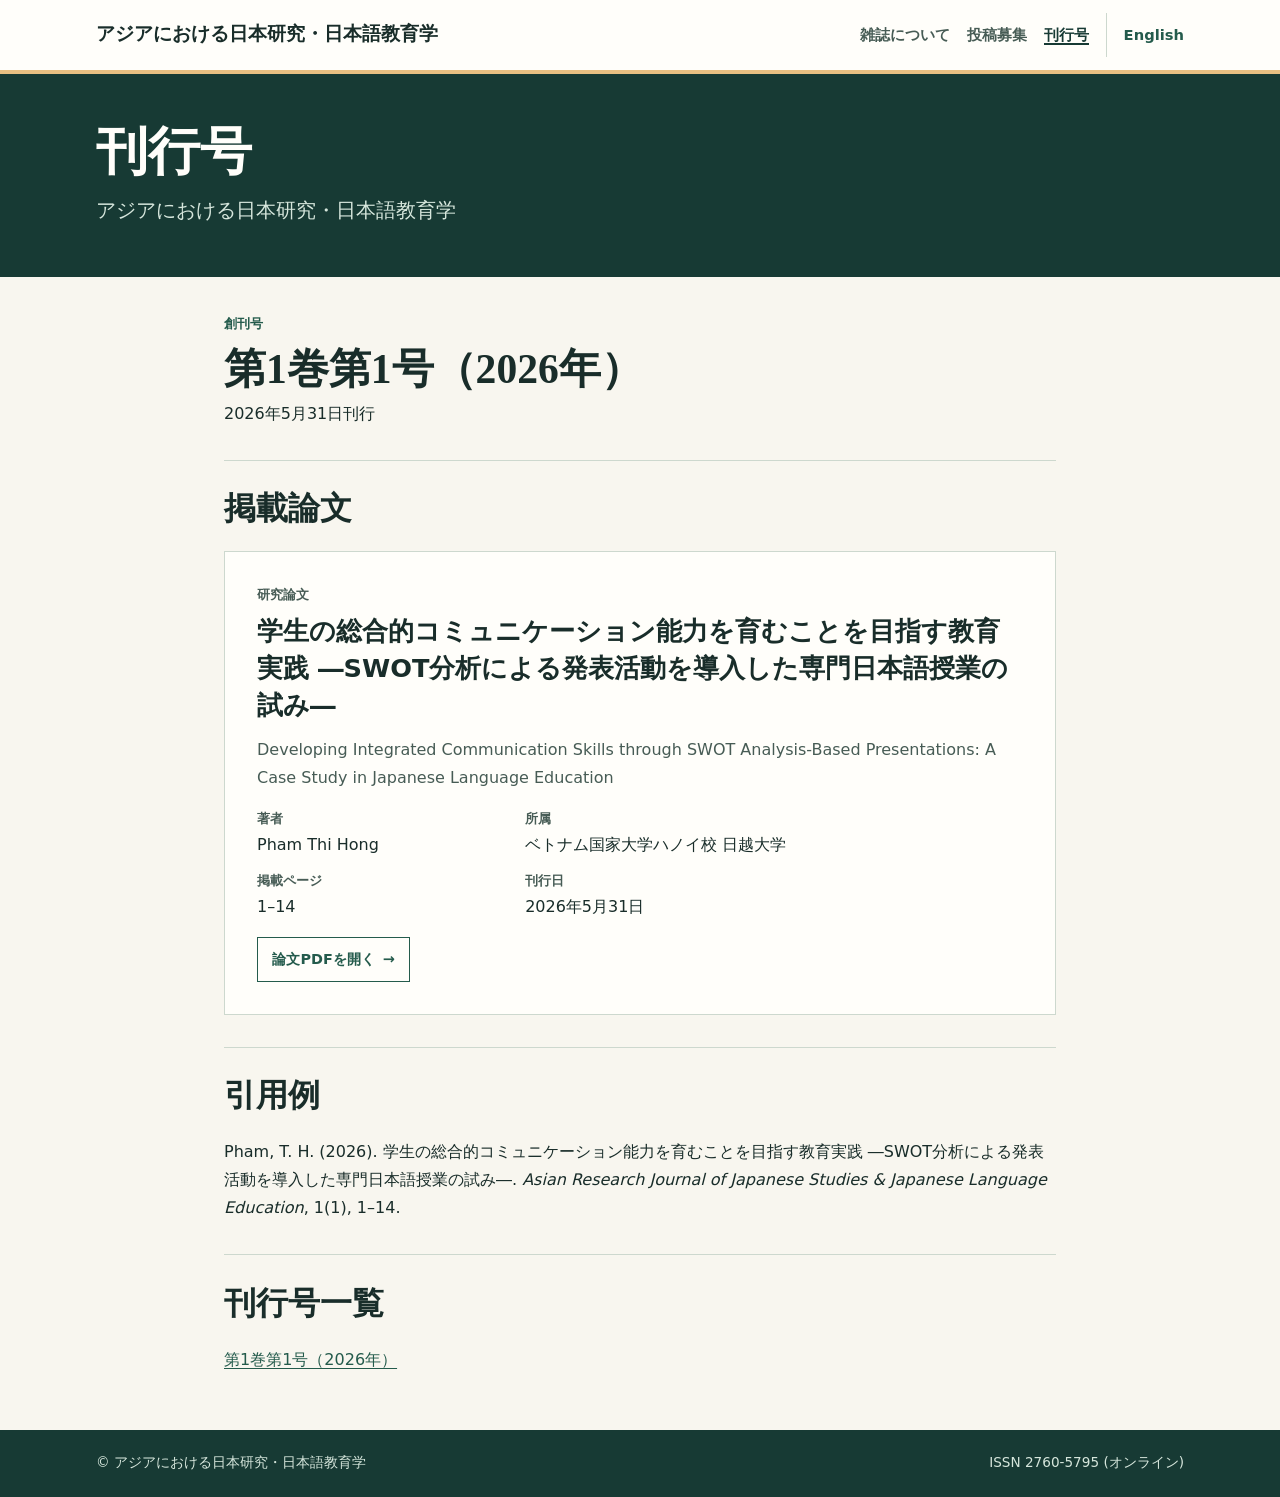
<file: ja/issues/index.html>
<!doctype html>
<html lang="ja">
<head>
  <meta charset="utf-8">
  <meta name="viewport" content="width=device-width, initial-scale=1">
  <title>刊行号 | アジアにおける日本研究・日本語教育学</title>
  <link rel="alternate" hreflang="en" href="/issues/">
  <link rel="stylesheet" href="/assets/journal.css">
</head>
<body>
  <a class="skip-link" href="#main">本文へ移動</a>
  <header class="site-header">
    <div class="wrap header-inner">
      <a class="brand" href="/jp.html">アジアにおける日本研究・日本語教育学</a>
      <nav aria-label="メインメニュー">
        <a href="/jp.html">雑誌について</a>
        <a href="/ja/call-for-papers/">投稿募集</a>
        <a href="/ja/issues/" aria-current="page">刊行号</a>
        <a class="language" href="/issues/" lang="en" hreflang="en">English</a>
      </nav>
    </div>
  </header>
  <main id="main">
    <div class="hero page-hero">
      <div class="wrap">
        <h1>刊行号</h1>
        <p class="subtitle">アジアにおける日本研究・日本語教育学</p>
      </div>
    </div>
    <div class="wrap reading">
      <section id="vol-1-no-1" class="issue">
        <p class="eyebrow">創刊号</p>
        <h2>第1巻第1号（2026年）</h2>
        <p><time datetime="2026-05-31">2026年5月31日</time>刊行</p>
      </section>
      <section>
        <h2>掲載論文</h2>
        <article class="article">
          <p class="eyebrow">研究論文</p>
          <h3 lang="ja">学生の総合的コミュニケーション能力を育むことを目指す教育実践 ―SWOT分析による発表活動を導入した専門日本語授業の試み―</h3>
          <p lang="en">Developing Integrated Communication Skills through SWOT Analysis-Based Presentations: A Case Study in Japanese Language Education</p>
          <dl class="article-details">
            <div><dt>著者</dt><dd>Pham Thi Hong</dd></div>
            <div><dt>所属</dt><dd>ベトナム国家大学ハノイ校 日越大学</dd></div>
            <div><dt>掲載ページ</dt><dd>1–14</dd></div>
            <div><dt>刊行日</dt><dd><time datetime="2026-05-31">2026年5月31日</time></dd></div>
          </dl>
          <a class="button secondary" href="/files/vol1/vol1-article01-pham-thi-hong.pdf">論文PDFを開く <span aria-hidden="true">→</span></a>
        </article>
      </section>
      <section>
        <h2>引用例</h2>
        <p>Pham, T. H. (2026). <span lang="ja">学生の総合的コミュニケーション能力を育むことを目指す教育実践 ―SWOT分析による発表活動を導入した専門日本語授業の試み―</span>. <cite lang="en">Asian Research Journal of Japanese Studies &amp; Japanese Language Education</cite>, 1(1), 1–14.</p>
      </section>
      <section>
        <h2>刊行号一覧</h2>
        <p><a href="#vol-1-no-1">第1巻第1号（2026年）</a></p>
      </section>
    </div>
  </main>
  <footer class="site-footer">
    <div class="wrap footer-inner">
      <p>© アジアにおける日本研究・日本語教育学</p>
      <p>ISSN 2760-5795 (オンライン)</p>
    </div>
  </footer>
</body>
</html>
</file>
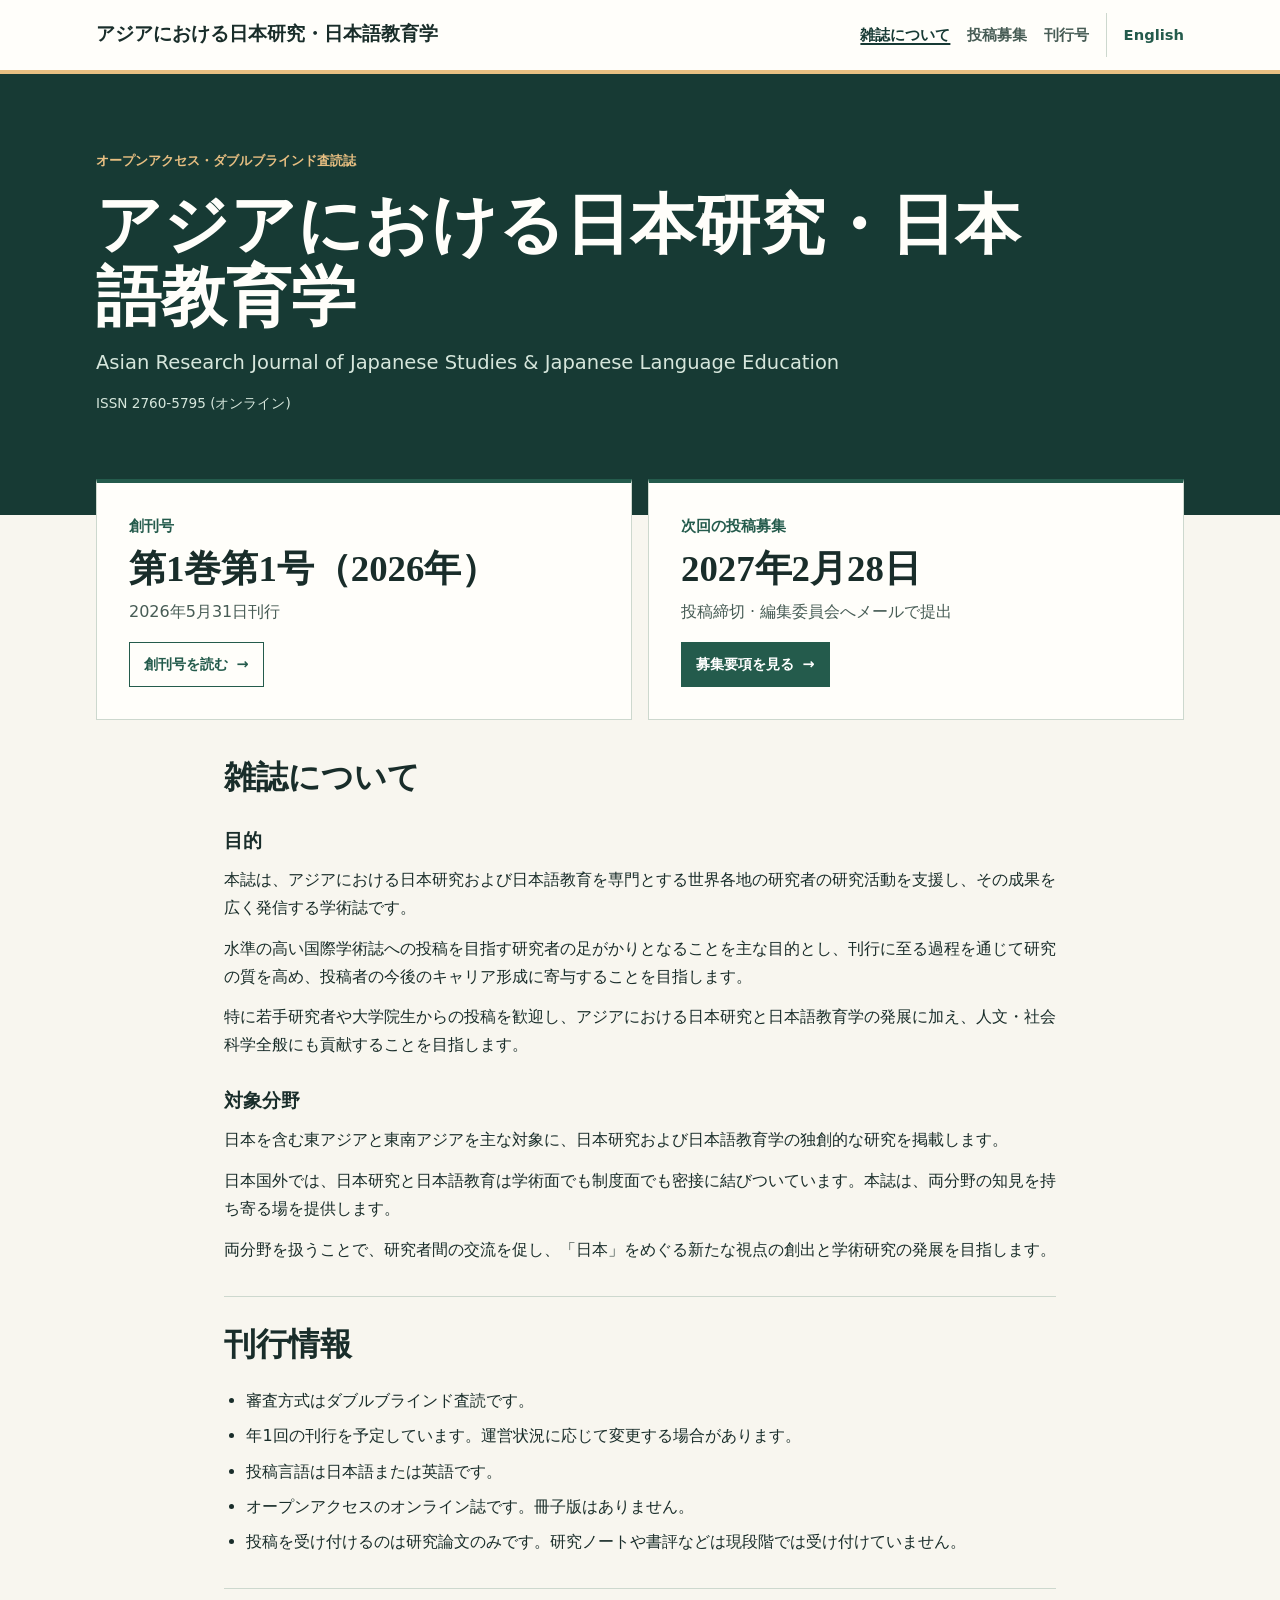
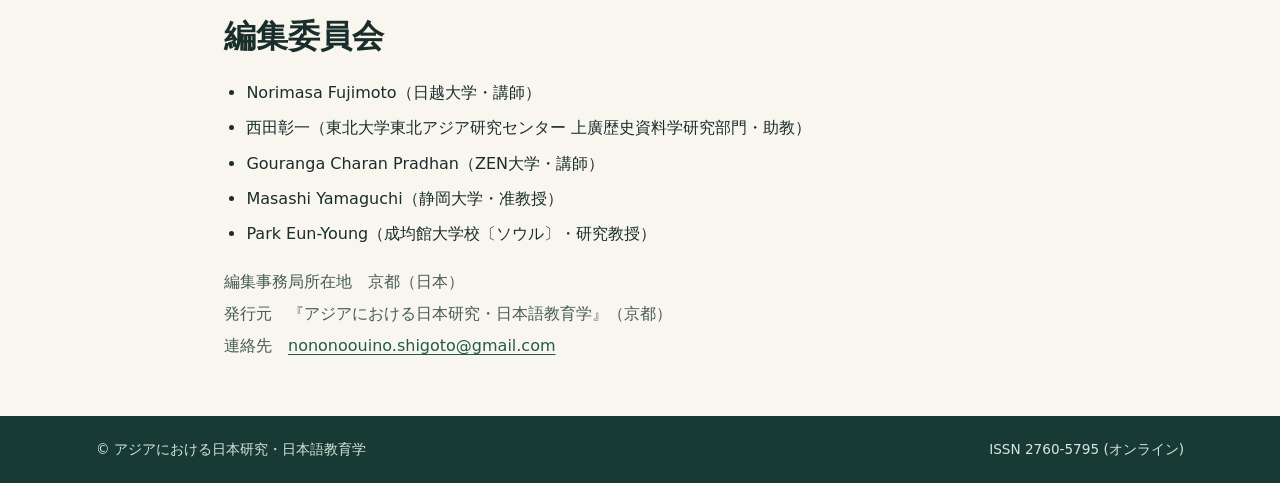
<file: jp.html>
<!doctype html>
<html lang="ja">
<head>
  <meta charset="utf-8">
  <meta name="viewport" content="width=device-width, initial-scale=1">
  <title>アジアにおける日本研究・日本語教育学</title>
  <link rel="alternate" hreflang="en" href="/">
  <link rel="stylesheet" href="/assets/journal.css">
</head>
<body>
  <a class="skip-link" href="#main">本文へ移動</a>
  <header class="site-header">
    <div class="wrap header-inner">
      <a class="brand" href="/jp.html">アジアにおける日本研究・日本語教育学</a>
      <nav aria-label="メインメニュー">
        <a href="/jp.html" aria-current="page">雑誌について</a>
        <a href="/ja/call-for-papers/">投稿募集</a>
        <a href="/ja/issues/">刊行号</a>
        <a class="language" href="/" lang="en" hreflang="en">English</a>
      </nav>
    </div>
  </header>
  <main id="main">
    <div class="hero home-hero">
      <div class="wrap">
        <p class="eyebrow">オープンアクセス・ダブルブラインド査読誌</p>
        <h1>アジアにおける日本研究・日本語教育学</h1>
        <p class="subtitle" lang="en">Asian Research Journal of Japanese Studies &amp; Japanese Language Education</p>
        <p class="hero-issn">ISSN 2760-5795 (オンライン)</p>
      </div>
    </div>
    <div class="wrap highlights">
      <section class="highlight">
        <h2>創刊号</h2>
        <p class="highlight-title">第1巻第1号（2026年）</p>
        <p><time datetime="2026-05-31">2026年5月31日</time>刊行</p>
        <a class="button secondary" href="/ja/issues/">創刊号を読む <span aria-hidden="true">→</span></a>
      </section>
      <section class="highlight">
        <h2>次回の投稿募集</h2>
        <p class="highlight-title"><time datetime="2027-02-28">2027年2月28日</time></p>
        <p>投稿締切 · 編集委員会へメールで提出</p>
        <a class="button" href="/ja/call-for-papers/">募集要項を見る <span aria-hidden="true">→</span></a>
      </section>
    </div>
    <div class="wrap reading ">
      <section>
        <h2>雑誌について</h2>
        <h3>目的</h3>
        <p>本誌は、アジアにおける日本研究および日本語教育を専門とする世界各地の研究者の研究活動を支援し、その成果を広く発信する学術誌です。</p>
        <p>水準の高い国際学術誌への投稿を目指す研究者の足がかりとなることを主な目的とし、刊行に至る過程を通じて研究の質を高め、投稿者の今後のキャリア形成に寄与することを目指します。</p>
        <p>特に若手研究者や大学院生からの投稿を歓迎し、アジアにおける日本研究と日本語教育学の発展に加え、人文・社会科学全般にも貢献することを目指します。</p>
        <h3>対象分野</h3>
        <p>日本を含む東アジアと東南アジアを主な対象に、日本研究および日本語教育学の独創的な研究を掲載します。</p>
        <p>日本国外では、日本研究と日本語教育は学術面でも制度面でも密接に結びついています。本誌は、両分野の知見を持ち寄る場を提供します。</p>
        <p>両分野を扱うことで、研究者間の交流を促し、「日本」をめぐる新たな視点の創出と学術研究の発展を目指します。</p>
      </section>
      <section>
        <h2>刊行情報</h2>
        <ul>
          <li>審査方式はダブルブラインド査読です。</li>
          <li>年1回の刊行を予定しています。運営状況に応じて変更する場合があります。</li>
          <li>投稿言語は日本語または英語です。</li>
          <li>オープンアクセスのオンライン誌です。冊子版はありません。</li>
          <li>投稿を受け付けるのは研究論文のみです。研究ノートや書評などは現段階では受け付けていません。</li>
        </ul>
      </section>
      <section>
        <h2>編集委員会</h2>
        <ul>
          <li><span lang="en">Norimasa Fujimoto</span>（日越大学・講師）</li>
          <li>西田彰一（東北大学東北アジア研究センター 上廣歴史資料学研究部門・助教）</li>
          <li><span lang="en">Gouranga Charan Pradhan</span>（ZEN大学・講師）</li>
          <li><span lang="en">Masashi Yamaguchi</span>（静岡大学・准教授）</li>
          <li><span lang="en">Park Eun-Young</span>（成均館大学校〔ソウル〕・研究教授）</li>
        </ul>
        <div class="contact-info">
          <p>編集事務局所在地　京都（日本）</p>
          <p>発行元　『アジアにおける日本研究・日本語教育学』（京都）</p>
          <p>連絡先　<a href="mailto:nononoouino.shigoto@gmail.com">nononoouino.shigoto@gmail.com</a></p>
        </div>
      </section>
    </div>
  </main>
  <footer class="site-footer">
    <div class="wrap footer-inner">
      <p>© アジアにおける日本研究・日本語教育学</p>
      <p>ISSN 2760-5795 (オンライン)</p>
    </div>
  </footer>
</body>
</html>
</file>
<file: assets/journal.css>
:root {
  color-scheme: light;
  --ink: #192d2a;
  --muted: #475c55;
  --green: #245b4c;
  --dark: #173a34;
  --cream: #f8f6ef;
  --paper: #fffefa;
  --line: #cdd8ce;
  --accent: #e8bf82;
  --serif: Georgia, "Yu Mincho", "Hiragino Mincho ProN", serif;
  --sans: system-ui, "Yu Gothic", Meiryo, sans-serif;
}

*, *::before, *::after { box-sizing: border-box; }
body {
  margin: 0;
  background: var(--cream);
  color: var(--ink);
  font: 1rem/1.75 var(--sans);
}
a { color: var(--green); text-underline-offset: .2em; }
a:hover { text-decoration-thickness: .14em; }
a:focus-visible { outline: 3px solid #aa620d; outline-offset: 4px; }
p, h1, h2, h3 { margin: 0; }
p + p { margin-top: .8em; }
h1, h2, h3 { text-wrap: pretty; }
h1, h2 { font-family: var(--serif); font-weight: 600; }
h2 { font-size: clamp(1.5rem, 2.8vw, 2rem); line-height: 1.35; margin-bottom: .65em; }
h3 { font-size: 1.16rem; margin: 1.4em 0 .45em; }
ul, ol { padding-inline-start: 1.4em; }
li + li { margin-top: .45em; }
.wrap { width: min(100% - 2.5rem, 68rem); margin-inline: auto; }
.skip-link {
  position: fixed;
  z-index: 1;
  top: .5rem;
  left: .5rem;
  padding: .55rem 1rem;
  background: var(--paper);
  transform: translateY(-150%);
}
.skip-link:focus { transform: none; }

.site-header { background: var(--paper); }
.header-inner, .footer-inner {
  display: flex;
  justify-content: space-between;
  align-items: center;
  flex-wrap: wrap;
  gap: .25rem 1.5rem;
}
.header-inner { padding-block: .8rem; }
.brand { color: var(--ink); font: 700 1.2rem/1.4 var(--serif); text-decoration: none; }
.site-header nav { display: flex; align-items: center; flex-wrap: wrap; gap: .25rem 1.05rem; }
.site-header nav a {
  display: inline-flex;
  align-items: center;
  min-height: 2.75rem;
  color: var(--muted);
  font-size: .92rem;
  font-weight: 650;
  text-decoration: none;
}
.site-header nav a:hover, .site-header nav [aria-current] {
  color: var(--dark);
  text-decoration: underline;
  text-decoration-thickness: 2px;
}
.site-header nav .language { color: var(--green); border-inline-start: 1px solid var(--line); padding-inline-start: 1.05rem; }

.hero {
  background: var(--dark);
  color: var(--paper);
  border-top: 4px solid var(--accent);
}
.home-hero { padding: clamp(2.6rem, 6vw, 5rem) 0 clamp(3.9rem, 9vw, 6.25rem); }
.page-hero { padding: clamp(1.9rem, 5vw, 3.1rem) 0; }
.hero h1 { max-width: 58rem; font-size: clamp(2.2rem, 5.1vw, 4.25rem); line-height: 1.11; }
.page-hero h1 { font-size: clamp(2.15rem, 4.5vw, 3.25rem); }
.subtitle { margin-top: .8rem; color: #d6e6dc; font-size: clamp(.96rem, 2vw, 1.22rem); }
.hero-issn { color: #d6e6dc; font-size: .85rem; }
.eyebrow { color: var(--green); font-size: .8rem; font-weight: 750; }
.hero .eyebrow { margin-bottom: 1rem; color: var(--accent); }

.highlights {
  display: grid;
  grid-template-columns: repeat(2, minmax(0, 1fr));
  margin-top: -2.25rem;
  gap: 1rem;
  position: relative;
}
.highlight, .guidelines, .article {
  padding: clamp(1.05rem, 3.7vw, 2rem);
  border: 1px solid var(--line);
  background: var(--paper);
}
.highlight { display: flex; flex-direction: column; align-items: flex-start; border-top: 4px solid var(--green); }
.highlight h2, .submission h2 { color: var(--green); font: 750 .92rem/1.45 var(--sans); margin-bottom: .5rem; }
.highlight p { color: var(--muted); margin: 0; }
.highlight .highlight-title, .deadline {
  color: var(--ink);
  font: 600 clamp(1.5rem, 4vw, 2.3rem)/1.3 var(--serif);
  margin-bottom: .35rem;
  font-variant-numeric: lining-nums;
}
.button {
  display: inline-flex;
  align-items: center;
  justify-content: center;
  gap: .5rem;
  width: fit-content;
  min-height: 2.75rem;
  padding: .55rem .9rem;
  border: 1px solid var(--green);
  background: var(--green);
  color: #fff;
  font-size: .9rem;
  font-weight: 700;
  text-decoration: none;
}
.button:hover { background: var(--dark); color: #fff; }
.button.secondary { background: transparent; color: var(--green); }
.button.secondary:hover { background: #e6f0e9; color: var(--dark); }
.highlight .button { margin-top: auto; }
.highlight p:last-of-type { padding-bottom: 1rem; }

.reading { max-width: 52rem; padding-block: 2.25rem 3.5rem; }
.reading > section + section, .contents + section { margin-top: 2rem; padding-top: 1.65rem; border-top: 1px solid var(--line); }
.reading > section.guidelines { padding: clamp(1.05rem, 3.7vw, 2rem); }
.contact-info { color: var(--muted); margin-top: 1.25rem; overflow-wrap: anywhere; }
.contact-info p + p { margin-top: .25rem; }
.submission {
  display: grid;
  grid-template-columns: minmax(0, .95fr) minmax(0, 1.05fr);
  gap: 1.4rem;
  background: #e8efe6;
  border: 1px solid var(--line);
  border-inline-start: 4px solid var(--green);
  padding: clamp(1.05rem, 3.7vw, 2rem);
}
.email { display: inline-block; margin-top: .35rem; overflow-wrap: anywhere; font-weight: 700; }
.actions { display: flex; flex-wrap: wrap; align-items: center; gap: .5rem 1rem; margin-top: 1rem; }
.contents { margin-top: 1.5rem; }
.contents ul { display: flex; flex-wrap: wrap; gap: .25rem 1rem; list-style: none; margin: 0; padding: 0; }
.contents li { margin: 0; }
.contents a { display: inline-block; padding-block: .35rem; font-size: .88rem; font-weight: 650; }

.issue h2 { margin: .35rem 0 .15rem; font-size: clamp(1.75rem, 4.5vw, 2.6rem); }
.article h3 { font-size: clamp(1.2rem, 2.9vw, 1.6rem); line-height: 1.45; margin-top: .4rem; }
.article p { color: var(--muted); }
.article-details { display: grid; grid-template-columns: minmax(0, 1fr) minmax(0, 2fr); gap: .7rem 1.2rem; }
.article-details dt { color: var(--muted); font-size: .82rem; font-weight: 700; }
.article-details dd { margin: 0; }
.site-footer { background: var(--dark); color: #d6e6dc; padding: 1.35rem 0; font-size: .85rem; }
.site-footer p { margin: 0; }

@media (max-width: 42rem) {
  .wrap { width: min(100% - 2rem, 68rem); }
  .header-inner { align-items: flex-start; flex-direction: column; }
  .site-header nav { column-gap: .75rem; }
  .site-header nav a { font-size: .85rem; }
  .site-header nav .language { padding-inline-start: .75rem; }
  .highlights, .submission { grid-template-columns: 1fr; }
  .article-details { grid-template-columns: 1fr; }
}
</file>
